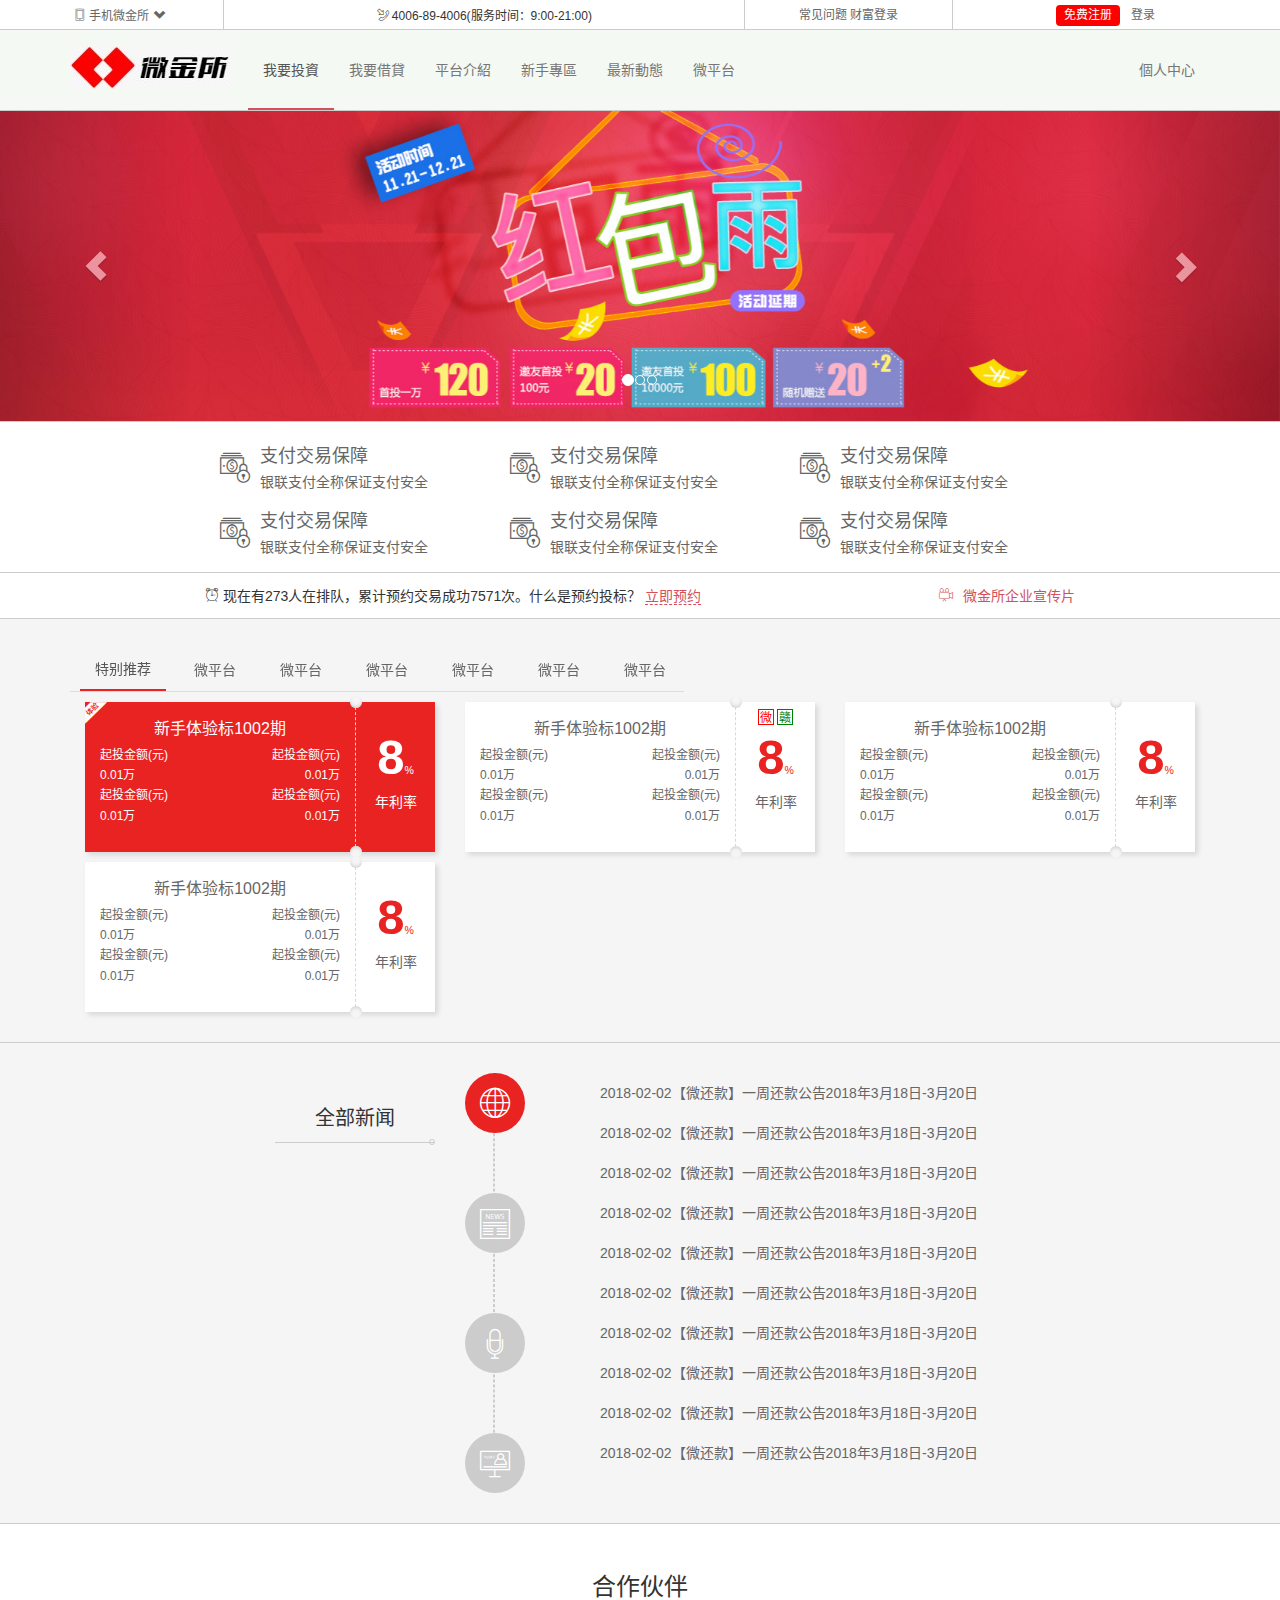
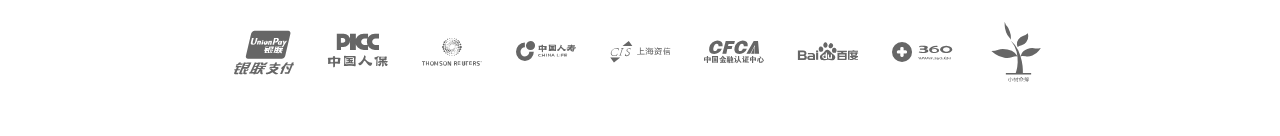
<file: index.html>
<!DOCTYPE html>
<html lang="zh-cn">
<head>
    <meta charset="utf-8">
    <meta http-equiv="X-UA-Compatible" content="IE=edge">
    <meta name="viewport" content="width=device-width, initial-scale=0.8, user-scalable=0" >
    <title>微金所--响应式版本</title>
    <!--暂时用京东的图标，联网再说-->
    <link rel="shortcut icon" href="favicon.ico" type="image/x-icon">
    <link href="lib/bootstrap/css/bootstrap.css" rel="stylesheet">
    <link rel="stylesheet" href="css/index.css">
    <!--[if lt IE 9]>
    <script src="lib/html5shiv/html5shiv.min.js"></script>
    <script src="lib/respond/respond.min.js"></script>
    <![endif]-->
</head>
<body>
<!--顶部通栏-->
<header class="wjs_topBar hidden-xs hidden-sm">
    <div class="container">
        <div class="col-md-2">
            <a href="#" class="wjs_app">
                <!--自己定义的字体图标-->
                <span class="wjs_icon wjs_icon_phone"></span>
                <span>手机微金所</span>
                <!--使用bootstrap的字体图标-->
                <span class="glyphicon glyphicon-chevron-down"></span>
                <img src="images/code.jpg" alt="">
            </a>
        </div>
        <div class="col-md-5">
            <span class="wjs_icon wjs_icon_tel"></span>
            <span>4006-89-4006(服务时间：9:00-21:00)</span>
        </div>
        <div class="col-md-2">
            <a href="#">常见问题</a>
            <a href="#">财富登录</a>
        </div>
        <div class="col-md-3">
            <a href="#" class="btn btn-default btn_register">免费注册</a>
            <a href="#" class="btn btn-default btn_login">登录</a>
        </div>
    </div>
</header>
<!--导航栏-->
<nav class="navbar navbar-default wjs_nav" data-spy="affix" data-offset-top="40" data-offset-bottom="200">
    <div class="container">
        <div class="navbar-header">
            <button type="button" class="navbar-toggle collapsed" data-toggle="collapse" data-target="#bs-example-navbar-collapse-1">
                <span class="sr-only">Toggle navigation</span>
                <span class="icon-bar"></span>
                <span class="icon-bar"></span>
                <span class="icon-bar"></span>
            </button>
            <a class="navbar-brand" href="#"><img src="images/wjs_logo.jpg" alt=""></a>
        </div>
        <div class="collapse navbar-collapse" id="bs-example-navbar-collapse-1">
            <ul class="nav navbar-nav">
                <li class="active"><a href="#">我要投資</a></li>
                <li><a href="#">我要借貸</a></li>
                <li><a href="#">平台介紹</a></li>
                <li><a href="#">新手專區</a></li>
                <li><a href="#">最新動態</a></li>
                <li><a href="#">微平台</a></li>
            </ul>
            <ul class="nav navbar-nav navbar-right">
                <li><a href="#" class="hidden-sm">個人中心</a></li>
            </ul>
        </div>
    </div>
</nav>
<!--轮播图-->
<div class="wjs_banner">
    <div id="carousel-example-generic" class="carousel slide" data-ride="carousel">
        <!--点盒子-->
        <ol class="carousel-indicators">
          <!--动态渲染-->
        </ol>
        <!--图片盒子-->
        <div class="carousel-inner">
           <!--动态渲染-->
        </div>
        <!--左右控制器-->
        <a class="left carousel-control" href="#carousel-example-generic" role="button" data-slide="prev">
            <span class="glyphicon glyphicon-chevron-left"></span>
        </a>
        <a class="right carousel-control" href="#carousel-example-generic" role="button" data-slide="next">
            <span class="glyphicon glyphicon-chevron-right"></span>
        </a>
    </div>
</div>
<!--信息-->
<div class="wjs_info  hidden-xs">
    <div class="container">
        <div class="col-md-4 col-sm-6">
            <a href="#" class="media">
                <div class="media-left">
                    <span class="wjs_icon wjs_icon_info"></span>
                </div>
                <div class="media-body">
                    <h4 class="media-heading">支付交易保障</h4>
                    <p>银联支付全称保证支付安全</p>
                </div>
            </a>
        </div>
        <div class="col-md-4 col-sm-6">
            <a href="#" class="media">
                <div class="media-left">
                    <span class="wjs_icon wjs_icon_info"></span>
                </div>
                <div class="media-body">
                    <h4 class="media-heading">支付交易保障</h4>
                    <p>银联支付全称保证支付安全</p>
                </div>
            </a>
        </div>
        <div class="col-md-4 col-sm-6">
            <a href="#" class="media">
                <div class="media-left">
                    <span class="wjs_icon wjs_icon_info"></span>
                </div>
                <div class="media-body">
                    <h4 class="media-heading">支付交易保障</h4>
                    <p>银联支付全称保证支付安全</p>
                </div>
            </a>
        </div>
        <div class="col-md-4 col-sm-6">
            <a href="#" class="media">
                <div class="media-left">
                    <span class="wjs_icon wjs_icon_info"></span>
                </div>
                <div class="media-body">
                    <h4 class="media-heading">支付交易保障</h4>
                    <p>银联支付全称保证支付安全</p>
                </div>
            </a>
        </div>
        <div class="col-md-4 col-sm-6">
            <a href="#" class="media">
                <div class="media-left">
                    <span class="wjs_icon wjs_icon_info"></span>
                </div>
                <div class="media-body">
                    <h4 class="media-heading">支付交易保障</h4>
                    <p>银联支付全称保证支付安全</p>
                </div>
            </a>
        </div>
        <div class="col-md-4 col-sm-6">
            <a href="#" class="media">
                <div class="media-left">
                    <span class="wjs_icon wjs_icon_info"></span>
                </div>
                <div class="media-body">
                    <h4 class="media-heading">支付交易保障</h4>
                    <p>银联支付全称保证支付安全</p>
                </div>
            </a>
        </div>


    </div>
</div>
<!--预约-->
<div class="wjs_book">
    <div class="container">
        <div class="pull-left">
           <span class="wjs_icon wjs_icon_clock"></span>
            现在有273人在排队，累计预约交易成功7571次。什么是预约投标？
            <a href="#" class="wjs_book_link">立即预约</a>
        </div>
        <div class="pull-right hidden-xs hidden-sm">
            <a href="#" class="wjs_book_video"><span class="wjs_icon wjs_icon_video"></span>微金所企业宣传片</a>
        </div>
    </div>
</div>
<!--产品区域-->
<div class="wjs_product">
    <div class="container">
        <!-- Nav tabs
        href="#profile" 目标控制元素
        data-toggle="tab" 申明是一个标签页组件
        -->
        <div class="nav-tabs-parent">
            <ul class="nav nav-tabs">
                <li class="active"><a href="#wjs_product_tab01" data-toggle="tab">特别推荐</a></li>
                <li><a href="#wjs_product_tab02" data-toggle="tab">微平台</a></li>
                <li><a href="#wjs_product_tab03" data-toggle="tab">微平台</a></li>
                <li><a href="#wjs_product_tab04" data-toggle="tab">微平台</a></li>
                <li><a href="#wjs_product_tab05" data-toggle="tab">微平台</a></li>
                <li><a href="#wjs_product_tab06" data-toggle="tab">微平台</a></li>
                <li><a href="#wjs_product_tab07" data-toggle="tab">微平台</a></li>
            </ul>
        </div>

        <!-- Tab panes -->
        <div class="tab-content">
            <div class="tab-pane active" id="wjs_product_tab01">
                <!--大屏3 中屏3 小屏2 超小屏1-->
                <div class="col-md-4 col-sm-6 col-xs-12">
                    <a href="#" class="product_box active">
                        <!--浮动的优先显示-->
                        <div class="box_right">
                            <p><b>8</b><sub>%</sub></p>
                            <p>年利率</p>
                        </div>
                        <div class="box_left">
                            <h3>新手体验标1002期</h3>
                            <div class="col-xs-6">
                                <p>起投金额(元)</p>
                                <p>0.01万</p>
                            </div>
                            <div class="col-xs-6 text-right">
                                <p>起投金额(元)</p>
                                <p>0.01万</p>
                            </div>
                            <div class="col-xs-6">
                                <p>起投金额(元)</p>
                                <p>0.01万</p>
                            </div>
                            <div class="col-xs-6 text-right">
                                <p>起投金额(元)</p>
                                <p>0.01万</p>
                            </div>
                        </div>
                    </a>
                </div>
                <div class="col-md-4 col-sm-6 col-xs-12">
                    <a href="#" class="product_box">
                        <!--浮动的优先显示-->
                        <div class="box_right">
                            <div class="tips">
                                <span class="red" data-toggle="tooltip" data-placement="top" title="微金宝">微</span>
                                <span class="green" data-toggle="tooltip" data-placement="bottom" title="江西省">赣</span>
                            </div>
                            <p><b>8</b><sub>%</sub></p>
                            <p>年利率</p>
                        </div>
                        <div class="box_left">
                            <h3>新手体验标1002期</h3>
                            <div class="col-xs-6">
                                <p>起投金额(元)</p>
                                <p>0.01万</p>
                            </div>
                            <div class="col-xs-6 text-right">
                                <p>起投金额(元)</p>
                                <p>0.01万</p>
                            </div>
                            <div class="col-xs-6">
                                <p>起投金额(元)</p>
                                <p>0.01万</p>
                            </div>
                            <div class="col-xs-6 text-right">
                                <p>起投金额(元)</p>
                                <p>0.01万</p>
                            </div>
                        </div>
                    </a>
                </div>
                <div class="col-md-4 col-sm-6 col-xs-12">
                    <a href="#" class="product_box">
                        <!--浮动的优先显示-->
                        <div class="box_right">
                            <p><b>8</b><sub>%</sub></p>
                            <p>年利率</p>
                        </div>
                        <div class="box_left">
                            <h3>新手体验标1002期</h3>
                            <div class="col-xs-6">
                                <p>起投金额(元)</p>
                                <p>0.01万</p>
                            </div>
                            <div class="col-xs-6 text-right">
                                <p>起投金额(元)</p>
                                <p>0.01万</p>
                            </div>
                            <div class="col-xs-6">
                                <p>起投金额(元)</p>
                                <p>0.01万</p>
                            </div>
                            <div class="col-xs-6 text-right">
                                <p>起投金额(元)</p>
                                <p>0.01万</p>
                            </div>
                        </div>
                    </a>
                </div>
                <div class="col-md-4 col-sm-6 col-xs-12">
                    <a href="#" class="product_box">
                        <!--浮动的优先显示-->
                        <div class="box_right">
                            <p><b>8</b><sub>%</sub></p>
                            <p>年利率</p>
                        </div>
                        <div class="box_left">
                            <h3>新手体验标1002期</h3>
                            <div class="col-xs-6">
                                <p>起投金额(元)</p>
                                <p>0.01万</p>
                            </div>
                            <div class="col-xs-6 text-right">
                                <p>起投金额(元)</p>
                                <p>0.01万</p>
                            </div>
                            <div class="col-xs-6">
                                <p>起投金额(元)</p>
                                <p>0.01万</p>
                            </div>
                            <div class="col-xs-6 text-right">
                                <p>起投金额(元)</p>
                                <p>0.01万</p>
                            </div>
                        </div>
                    </a>
                </div>
            </div>
            <div class="tab-pane" id="wjs_product_tab02">2</div>
            <div class="tab-pane" id="wjs_product_tab03">3</div>
            <div class="tab-pane" id="wjs_product_tab04">4</div>
            <div class="tab-pane" id="wjs_product_tab05">5</div>
            <div class="tab-pane" id="wjs_product_tab06">6</div>
            <div class="tab-pane" id="wjs_product_tab07">7</div>
        </div>
    </div>
</div>
<!--新闻-->
<div class="wjs_news">
   <div class="container">
       <div class="col-md-2 col-md-offset-2">
           <h3 class="wjs_news_title">全部新闻</h3>
       </div>
       <div class="col-md-1">
           <div class="wjs_news_line hidden-sm hidden-xs"></div>
           <!-- Nav tabs -->
           <ul class="nav nav-tabs">
               <li class="active"><a href="#home" data-toggle="tab"><span class="wjs_icon wjs_icon_news_01"></span></a></li>
               <li><a href="#profile" data-toggle="tab"><span class="wjs_icon wjs_icon_news_02"></span></a></li>
               <li><a href="#messages" data-toggle="tab"><span class="wjs_icon wjs_icon_news_03"></span></a></li>
               <li><a href="#settings" data-toggle="tab"><span class="wjs_icon wjs_icon_news_04"></span></a></li>
           </ul>
       </div>
       <div class="col-md-7">
           <!-- Tab panes -->
           <div class="tab-content">
               <div class="tab-pane active" id="home">
                   <ul class="wjs_news_content">
                       <li><a href="#">2018-02-02【微还款】一周还款公告2018年3月18日-3月20日</a></li>
                       <li><a href="#">2018-02-02【微还款】一周还款公告2018年3月18日-3月20日</a></li>
                       <li><a href="#">2018-02-02【微还款】一周还款公告2018年3月18日-3月20日</a></li>
                       <li><a href="#">2018-02-02【微还款】一周还款公告2018年3月18日-3月20日</a></li>
                       <li><a href="#">2018-02-02【微还款】一周还款公告2018年3月18日-3月20日</a></li>
                       <li><a href="#">2018-02-02【微还款】一周还款公告2018年3月18日-3月20日</a></li>
                       <li><a href="#">2018-02-02【微还款】一周还款公告2018年3月18日-3月20日</a></li>
                       <li><a href="#">2018-02-02【微还款】一周还款公告2018年3月18日-3月20日</a></li>
                       <li><a href="#">2018-02-02【微还款】一周还款公告2018年3月18日-3月20日</a></li>
                       <li><a href="#">2018-02-02【微还款】一周还款公告2018年3月18日-3月20日</a></li>
                   </ul>
               </div>
               <div class="tab-pane" id="profile">
                   <ul class="wjs_news_content">
                       <li><a href="#">2018-02-02【微还款】一周还款公告2018年3月18日-3月20日</a></li>
                       <li><a href="#">2018-02-02【微还款】一周还款公告2018年3月18日-3月20日</a></li>
                       <li><a href="#">2018-02-02【微还款】一周还款公告2018年3月18日-3月20日</a></li>
                       <li><a href="#">2018-02-02【微还款】一周还款公告2018年3月18日-3月20日</a></li>
                       <li><a href="#">2018-02-02【微还款】一周还款公告2018年3月18日-3月20日</a></li>
                       <li><a href="#">2018-02-02【微还款】一周还款公告2018年3月18日-3月20日</a></li>
                       <li><a href="#">2018-02-02【微还款】一周还款公告2018年3月18日-3月20日</a></li>
                       <li><a href="#">2018-02-02【微还款】一周还款公告2018年3月18日-3月20日</a></li>
                       <li><a href="#">2018-02-02【微还款】一周还款公告2018年3月18日-3月20日</a></li>
                       <li><a href="#">2018-02-02【微还款】一周还款公告2018年3月18日-3月20日</a></li>
                   </ul>
               </div>
               <div class="tab-pane" id="messages">
                   <ul class="wjs_news_content">
                       <li><a href="#">2018-02-02【微还款】一周还款公告2018年3月18日-3月20日</a></li>
                       <li><a href="#">2018-02-02【微还款】一周还款公告2018年3月18日-3月20日</a></li>
                       <li><a href="#">2018-02-02【微还款】一周还款公告2018年3月18日-3月20日</a></li>
                       <li><a href="#">2018-02-02【微还款】一周还款公告2018年3月18日-3月20日</a></li>
                       <li><a href="#">2018-02-02【微还款】一周还款公告2018年3月18日-3月20日</a></li>
                       <li><a href="#">2018-02-02【微还款】一周还款公告2018年3月18日-3月20日</a></li>
                       <li><a href="#">2018-02-02【微还款】一周还款公告2018年3月18日-3月20日</a></li>
                       <li><a href="#">2018-02-02【微还款】一周还款公告2018年3月18日-3月20日</a></li>
                       <li><a href="#">2018-02-02【微还款】一周还款公告2018年3月18日-3月20日</a></li>
                       <li><a href="#">2018-02-02【微还款】一周还款公告2018年3月18日-3月20日</a></li>
                   </ul>
               </div>
               <div class="tab-pane" id="settings">
                   <ul class="wjs_news_content">
                       <li><a href="#">2018-02-02【微还款】一周还款公告2018年3月18日-3月20日</a></li>
                       <li><a href="#">2018-02-02【微还款】一周还款公告2018年3月18日-3月20日</a></li>
                       <li><a href="#">2018-02-02【微还款】一周还款公告2018年3月18日-3月20日</a></li>
                       <li><a href="#">2018-02-02【微还款】一周还款公告2018年3月18日-3月20日</a></li>
                       <li><a href="#">2018-02-02【微还款】一周还款公告2018年3月18日-3月20日</a></li>
                       <li><a href="#">2018-02-02【微还款】一周还款公告2018年3月18日-3月20日</a></li>
                       <li><a href="#">2018-02-02【微还款】一周还款公告2018年3月18日-3月20日</a></li>
                       <li><a href="#">2018-02-02【微还款】一周还款公告2018年3月18日-3月20日</a></li>
                       <li><a href="#">2018-02-02【微还款】一周还款公告2018年3月18日-3月20日</a></li>
                       <li><a href="#">2018-02-02【微还款】一周还款公告2018年3月18日-3月20日</a></li>
                   </ul>
               </div>
           </div>
       </div>
   </div>
</div>
<!--合作伙伴-->
<div class="wjs_partner">
    <div class="container">
        <h3 class="text-center">合作伙伴</h3>
        <ul>
            <li><a href="#"><span class="wjs_icon wjs_icon_partner01"></span></a></li>
            <li><a href="#"><span class="wjs_icon wjs_icon_partner02"></span></a></li>
            <li><a href="#"><span class="wjs_icon wjs_icon_partner03"></span></a></li>
            <li><a href="#"><span class="wjs_icon wjs_icon_partner04"></span></a></li>
            <li><a href="#"><span class="wjs_icon wjs_icon_partner05"></span></a></li>
            <li><a href="#"><span class="wjs_icon wjs_icon_partner06"></span></a></li>
            <li><a href="#"><span class="wjs_icon wjs_icon_partner07"></span></a></li>
            <li><a href="#"><span class="wjs_icon wjs_icon_partner08"></span></a></li>
            <li><a href="#"><span class="wjs_icon wjs_icon_partner09"></span></a></li>
        </ul>
    </div>
</div>


<script src="lib/jquery/jquery-1.11.1.min.js"></script>
<script src="lib/bootstrap/js/bootstrap.min.js"></script>
<script src="lib/iscroll/iscroll.js"></script>
<script src="js/index.js"></script>
</body>
</html>
</file>
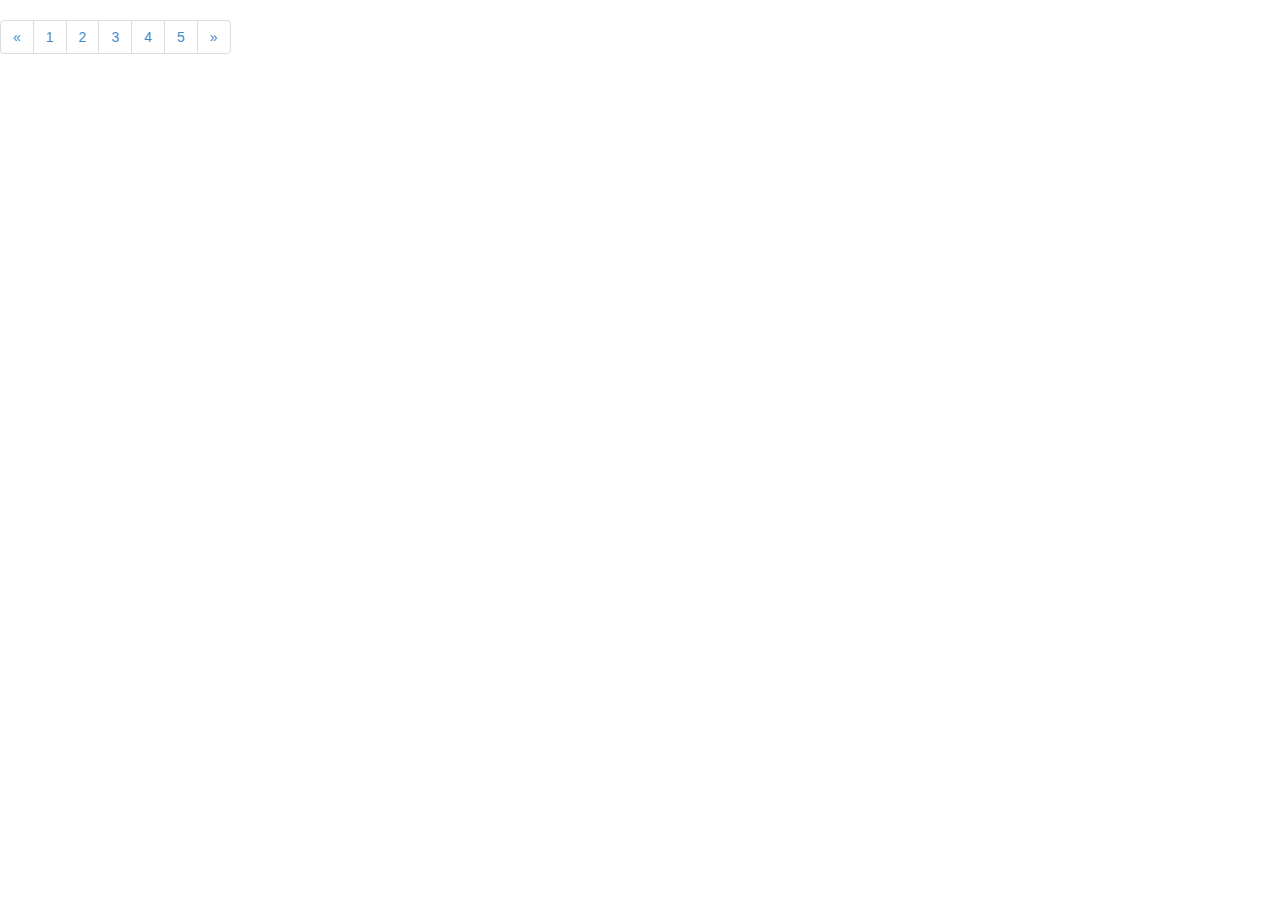
<file: demo/bootstrap基本模板.html>
<!--h5文档声明-->
<!DOCTYPE html>
<!--使用中文简体语言声明-->
<html lang="zh-cn">
<head>
    <!--当前文档的编码声明-->
    <meta charset="utf-8">
    <!--指明当前浏览器按最新的渲染引擎来渲染页面-->
    <meta http-equiv="X-UA-Compatible" content="IE=edge">
    <!--视口：视口的宽度和设备一致 缩放比默认是1.0 -->
    <meta name="viewport" content="width=device-width, initial-scale=1, user-scalable=0" >
    <!--上述3个meta标签必须放在最前面，任何其他内容都必须跟随在后面-->
    <!--优先告诉浏览器用最新的浏览器来渲染页面，并且告诉浏览器这是一个移动端页面-->
    <title>Bootstrap  Template</title>

    <!-- 引入Bootstrap 核心样式库-->
    <link href="../lib/bootstrap/css/bootstrap.min.css" rel="stylesheet">

    <!--h5标签和媒体查询在IE8下有兼容问题，但是可以通过html5shiv和respond来解决-->
    <!-- HTML5 Shim and Respond.js IE8 support of HTML5 elements and media queries -->
    <!--注意：respond不能通过file的形式（本地形式）打开的页面，可以用http形式 webstorm自带服务器-->
    <!-- WARNING: Respond.js doesn't work if you view the page via file:// -->
    <!--html5shiv h5标签的兼容  respond 媒体查询兼容-->

    <!--条件注释 在IE9以下生效-->
    <!--[if lt IE 9]>
    <script src="../lib/html5shiv/html5shiv.min.js"></script>
    <script src="../lib/respond/respond.min.js"></script>
    <![endif]-->

</head>
<body>
<ul class="pagination">
    <li><a href="#">&laquo;</a></li>
    <li><a href="#">1</a></li>
    <li><a href="#">2</a></li>
    <li><a href="#">3</a></li>
    <li><a href="#">4</a></li>
    <li><a href="#">5</a></li>
    <li><a href="#">&raquo;</a></li>
</ul>

<!-- jQuery (necessary for Bootstrap's JavaScript plugins) -->
<script src="../lib/jquery/jquery-1.11.1.min.js"></script>
<!-- Include all compiled plugins (below), or include individual files as needed -->
<script src="../lib/bootstrap/js/bootstrap.min.js"></script>
</body>
</html>
</file>
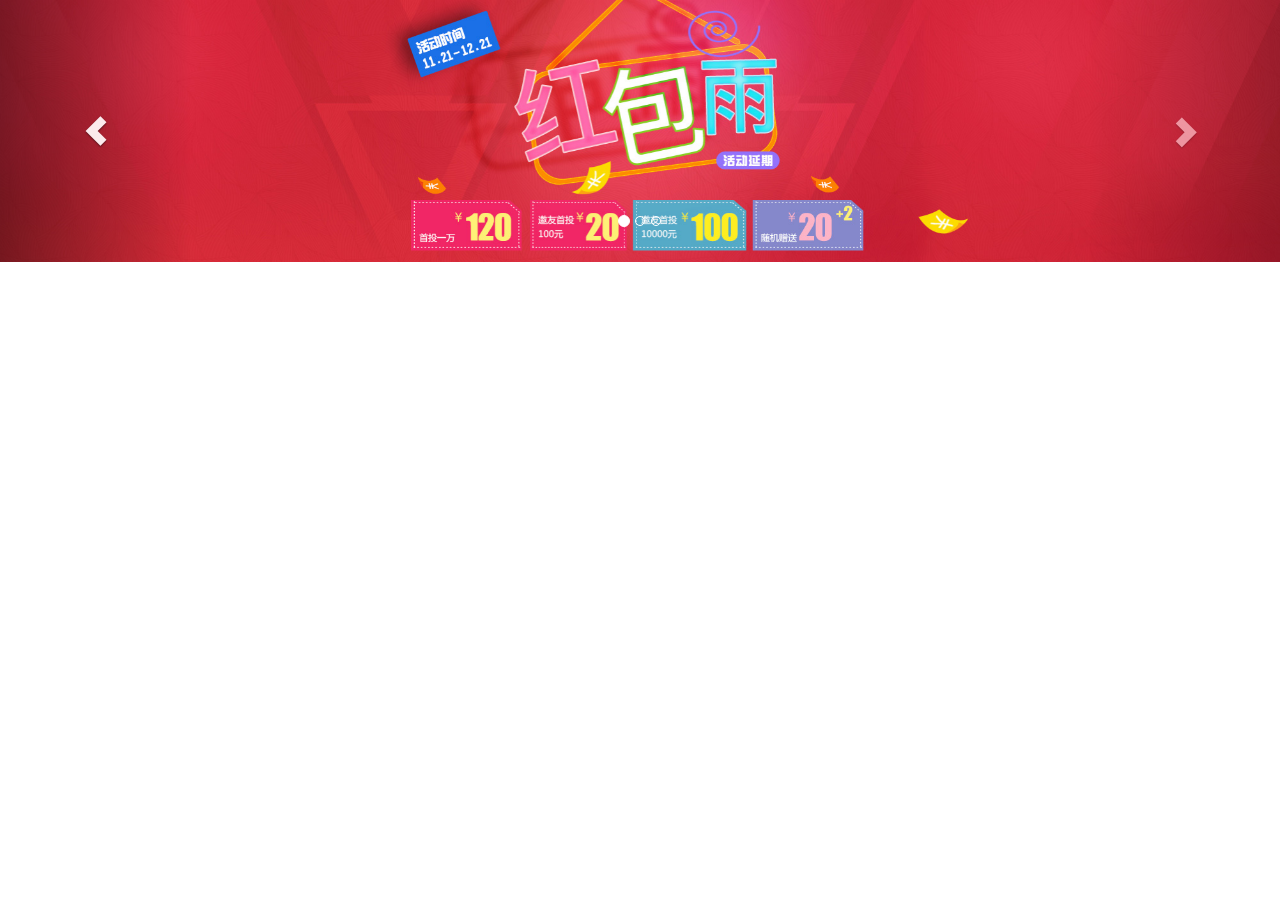
<file: demo/carousel.html>
<!DOCTYPE html>
<html lang="zh-cn">
<head>
    <meta charset="utf-8">
    <meta http-equiv="X-UA-Compatible" content="IE=edge">
    <meta name="viewport" content="width=device-width, initial-scale=1, user-scalable=0" >
    <title>carousel轮播图插件</title>
    <link href="../lib/bootstrap/css/bootstrap.min.css" rel="stylesheet">
    <!--[if lt IE 9]>
    <script src="../lib/html5shiv/html5shiv.min.js"></script>
    <script src="../lib/respond/respond.min.js"></script>
    <![endif]-->

</head>
<body>
<!--carousel 这是轮播图模块-->
<!--slide 控制是否有动画效果-->
<!--data-ride="carousel"  用来声明是轮播图组件-->
<div id="carousel-example-generic" class="carousel slide" data-ride="carousel">
    <!-- Indicators 指示器 小圆点 点盒子 -->
    <ol class="carousel-indicators">
        <!--
        data-target="#carousel-example-generic" 目标控制元素
        data-slide-to="0" 控制轮播图索引为0的图片盒子
        class="active" 当前对应的点被选中了
        -->
        <li data-target="#carousel-example-generic" data-slide-to="0" class="active"></li>
        <li data-target="#carousel-example-generic" data-slide-to="1"></li>
        <li data-target="#carousel-example-generic" data-slide-to="2"></li>
    </ol>

    <!--滑动容器 图片盒子-->
    <!-- Wrapper for slides -->
    <div class="carousel-inner" role="listbox">
        <!--图片-->
        <div class="item active">
            <img src="../images/slide_01_2000x410.jpg" >
        </div>
        <div class="item">
            <img src="../images/slide_02_2000x410.jpg" >
        </div>
        <div class="item">
            <img src="../images/slide_03_2000x410.jpg" >
        </div>

    </div>

    <!-- Controls 控制器 -->
    <!--上一张-->
    <!--data-slide="prev" 上一张切换功能-->
    <a class="left carousel-control" href="#carousel-example-generic" role="button" data-slide="prev">
        <span class="glyphicon glyphicon-chevron-left"></span>
    </a>
    <!--下一张-->
    <a class="right carousel-control" href="#carousel-example-generic" role="button" data-slide="next">
        <span class="glyphicon glyphicon-chevron-right"></span>
    </a>
</div>

<script src="../lib/jquery/jquery-1.11.1.min.js"></script>
<script src="../lib/bootstrap/js/bootstrap.min.js"></script>
</body>
</html>
</file>
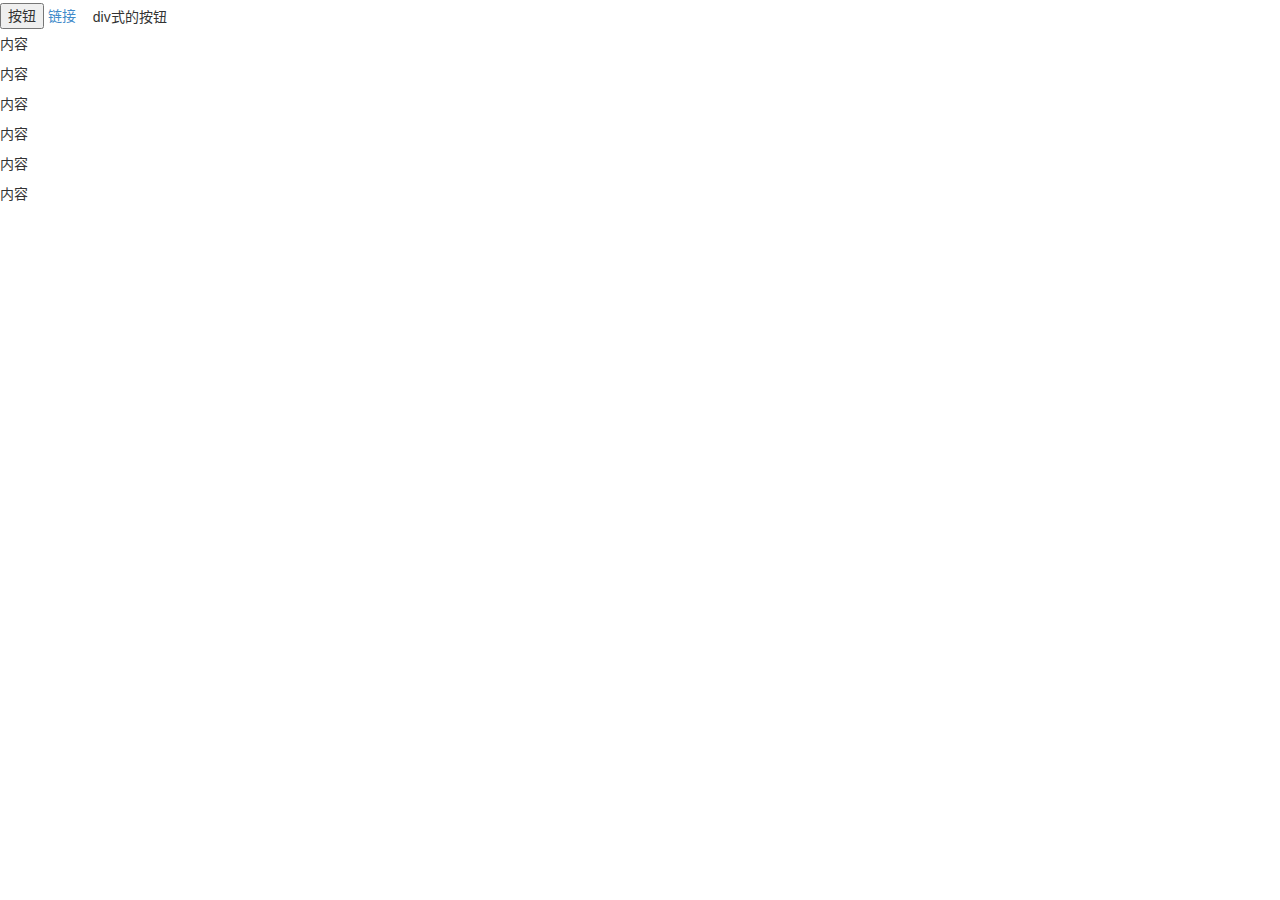
<file: demo/collapse.html>
<!DOCTYPE html>
<html lang="zh-cn">
<head>
    <meta charset="utf-8">
    <meta http-equiv="X-UA-Compatible" content="IE=edge">
    <meta name="viewport" content="width=device-width, initial-scale=1, user-scalable=0" >
    <title>bootstrap中的collapse折叠组件</title>
    <link href="../lib/bootstrap/css/bootstrap.min.css" rel="stylesheet">
    <!--[if lt IE 9]>
    <script src="../lib/html5shiv/html5shiv.min.js"></script>
    <script src="../lib/respond/respond.min.js"></script>
    <![endif]-->

</head>
<body>
<!--一个按钮控制某一区域的显示和隐藏-->
<!--
属性：data-toggle="collapse" 用来声明为折叠组件
data-target="选择器" 目标控制元素 通过选择器来控制
-->
<button data-toggle="collapse" data-target="#box">按钮</button>
<a href="#box" data-toggle="collapse">链接</a>
<div class="btn" data-toggle="collapse" data-target="#box">div式的按钮</div>

<!--被控制的区域-->
<div id="box">
    <p>内容</p>
    <p>内容</p>
    <p>内容</p>
    <p>内容</p>
    <p>内容</p>
    <p>内容</p>
</div>






<script src="../lib/jquery/jquery-1.11.1.min.js"></script>
<script src="../lib/bootstrap/js/bootstrap.min.js"></script>
</body>
</html>
</file>
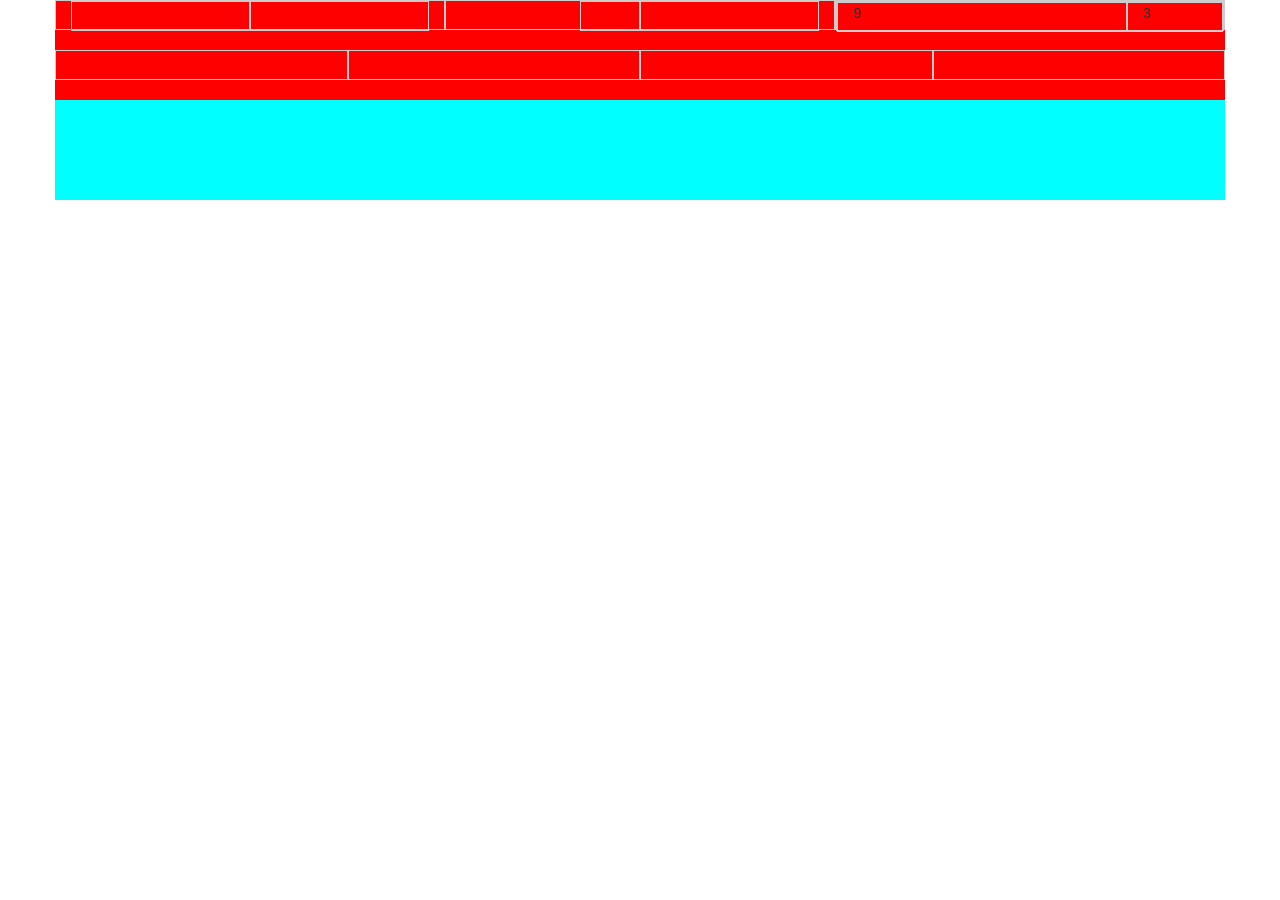
<file: demo/栅格系统.html>
<!DOCTYPE html>
<html lang="zh-cn">
<head>
    <meta charset="utf-8">
    <meta http-equiv="X-UA-Compatible" content="IE=edge">
    <meta name="viewport" content="width=device-width, initial-scale=1, user-scalable=0" >
    <title>栅格系统</title>
    <link href="../lib/bootstrap/css/bootstrap.min.css" rel="stylesheet">
    <!--[if lt IE 9]>
    <script src="../lib/html5shiv/html5shiv.min.js"></script>
    <script src="../lib/respond/respond.min.js"></script>
    <![endif]-->
    <style>
        .container {
           height: 200px;
            background-color: cyan;
        }
        .container .row {
            height: 50px;
            background-color: red;
        }
        .container .row div {
            height: 50px;
            border: 1px solid #ccc;
        }
        .container .row div {
            height: 30px;
            border: 1px solid #ccc;
        }
    </style>
</head>
<body>
<div class="container">
    <!--栅格系统-->
    <!--行 row 可以清除父容器左右15px的内边距-->
    <div class="row">
        <!--列 3列平均分配一行的宽度-->
        <div class="col-xs-4">
            <!--列嵌套-->
            <div class="col-xs-6"></div>
            <div class="col-xs-6"></div>
        </div>
            <!--列偏移-->
        <div class="col-xs-4">
            <div class="col-xs-2 col-xs-offset-4"></div>
            <div class="col-xs-6"></div>
        </div>
        <div class="col-xs-4">
            <div class="row">
                <div class="col-xs-3 col-xs-push-9">3</div>
                <div class="col-xs-9 col-xs-pull-3">9</div>
            </div>
        </div>
    </div>

    <div class="row">
        <!--列 4列平均分配一行的宽度-->
        <div class="col-xs-3"></div>
        <div class="col-xs-3"></div>
        <div class="col-xs-3"></div>
        <div class="col-xs-3"></div>
    </div>
</div>

<script src="../lib/jquery/jquery-1.11.1.min.js"></script>
<script src="../lib/bootstrap/js/bootstrap.min.js"></script>
</body>
</html>
</file>
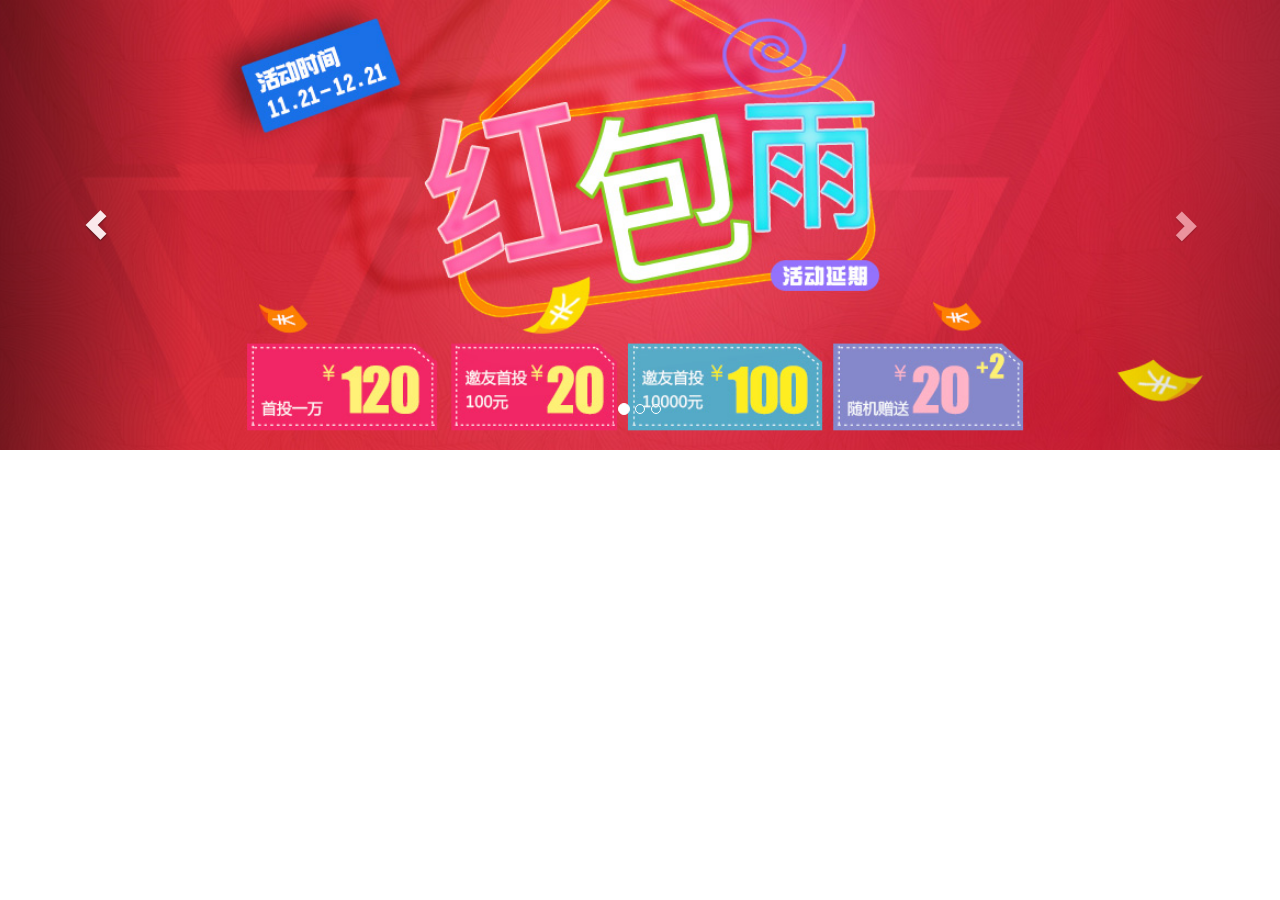
<file: demo/轮播图-动态响应式.html>
<!DOCTYPE html>
<html lang="zh-cn">
<head>
    <meta charset="utf-8">
    <meta http-equiv="X-UA-Compatible" content="IE=edge">
    <meta name="viewport" content="width=device-width, initial-scale=1, user-scalable=0" >
    <title>轮播图(整合pc端和移动端 动态响应式)</title>
    <link href="../lib/bootstrap/css/bootstrap.min.css" rel="stylesheet">
    <!--[if lt IE 9]>
    <script src="../lib/html5shiv/html5shiv.min.js"></script>
    <script src="../lib/respond/respond.min.js"></script>
    <![endif]-->
    <style>
        .m_imgBox {
            width: 100%;
            display: block;
        }
        .m_imgBox img {
            width: 100%;
            display: block;
        }
        .pc_imgBox {
            width: 100%;
            display: block;
            height: 450px;
            /*background-image: url('../images/slide_01_2000x410.jpg');*/
            background-repeat: no-repeat;
            background-size: cover;
            background-position: center center;
        }
    </style>
</head>
<body>
<div id="carousel-example-generic" class="carousel slide" data-ride="carousel">
    <!--点盒子-->
    <ol class="carousel-indicators">
        <li data-target="#carousel-example-generic" data-slide-to="0" class="active"></li>
        <li data-target="#carousel-example-generic" data-slide-to="1"></li>
        <li data-target="#carousel-example-generic" data-slide-to="2"></li>
    </ol>
    <!--图片盒子 pc端-->
    <div class="carousel-inner">
        <div class="item active">
            <a href="#" class="pc_imgBox hidden-xs" style="background-image: url('../images/slide_01_2000x410.jpg')"></a>
            <a href="#" class="m_imgBox hidden-lg hidden-md hidden-sm"><img src="../images/slide_01_640x340.jpg" alt=""></a>
        </div>
        <div class="item">
            <a href="#" class="pc_imgBox hidden-xs" style="background-image: url('../images/slide_02_2000x410.jpg')"></a>
            <a href="#" class="m_imgBox hidden-lg hidden-md hidden-sm"><img src="../images/slide_02_640x340.jpg" alt=""></a>
        </div>
        <div class="item">
            <a href="#" class="pc_imgBox hidden-xs" style="background-image: url('../images/slide_03_2000x410.jpg')"></a>
            <a href="#" class="m_imgBox hidden-lg hidden-md hidden-sm"><img src="../images/slide_03_640x340.jpg" alt=""></a>
        </div>
    </div>

    <!--左右控制器-->
    <a class="left carousel-control" href="#carousel-example-generic" role="button" data-slide="prev">
        <span class="glyphicon glyphicon-chevron-left"></span>
    </a>
    <a class="right carousel-control" href="#carousel-example-generic" role="button" data-slide="next">
        <span class="glyphicon glyphicon-chevron-right"></span>
    </a>
</div>

<script src="../lib/jquery/jquery-1.11.1.min.js"></script>
<script src="../lib/bootstrap/js/bootstrap.min.js"></script>
</body>
</html>
</file>
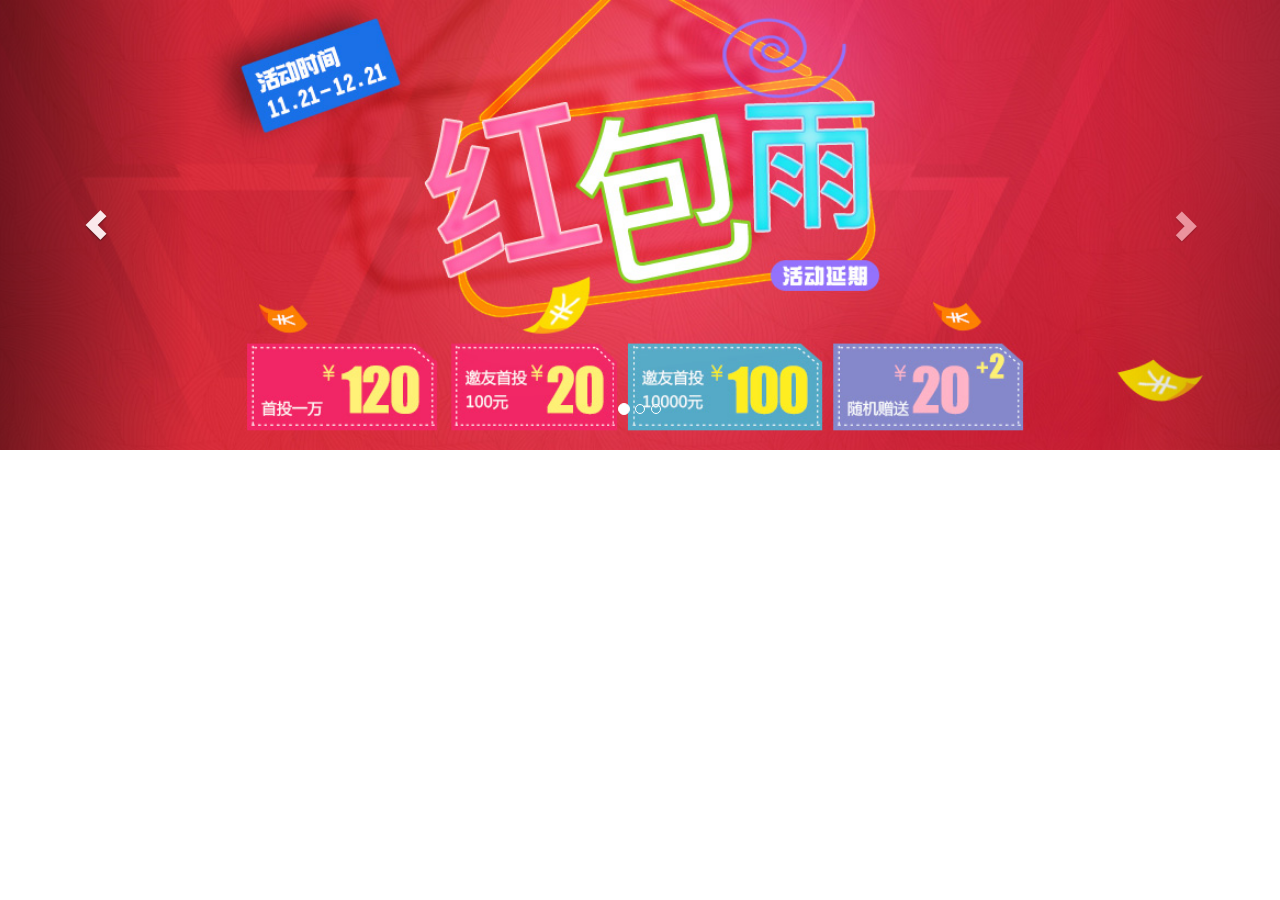
<file: demo/轮播图-静态响应式.html>
<!DOCTYPE html>
<html lang="zh-cn">
<head>
    <meta charset="utf-8">
    <meta http-equiv="X-UA-Compatible" content="IE=edge">
    <meta name="viewport" content="width=device-width, initial-scale=1, user-scalable=0" >
    <title>轮播图(整合pc端和移动端 静态响应式)</title>
    <link href="../lib/bootstrap/css/bootstrap.min.css" rel="stylesheet">
    <!--[if lt IE 9]>
    <script src="../lib/html5shiv/html5shiv.min.js"></script>
    <script src="../lib/respond/respond.min.js"></script>
    <![endif]-->
    <style>
        .m_imgBox {
            width: 100%;
            display: block;
        }
        .m_imgBox img {
            width: 100%;
            display: block;
        }
        .pc_imgBox {
            width: 100%;
            display: block;
            height: 450px;
            /*background-image: url('../images/slide_01_2000x410.jpg');*/
            background-repeat: no-repeat;
            background-size: cover;
            background-position: center center;
        }
    </style>
</head>
<body>
<div id="carousel-example-generic" class="carousel slide" data-ride="carousel">
    <!--点盒子-->
    <ol class="carousel-indicators">
        <li data-target="#carousel-example-generic" data-slide-to="0" class="active"></li>
        <li data-target="#carousel-example-generic" data-slide-to="1"></li>
        <li data-target="#carousel-example-generic" data-slide-to="2"></li>
    </ol>
    <!--图片盒子 pc端-->
    <div class="carousel-inner">
        <div class="item active">
            <a href="#" class="pc_imgBox hidden-xs" style="background-image: url('../images/slide_01_2000x410.jpg')"></a>
            <a href="#" class="m_imgBox hidden-lg hidden-md hidden-sm"><img src="../images/slide_01_640x340.jpg" alt=""></a>
        </div>
        <div class="item">
            <a href="#" class="pc_imgBox hidden-xs" style="background-image: url('../images/slide_02_2000x410.jpg')"></a>
            <a href="#" class="m_imgBox hidden-lg hidden-md hidden-sm"><img src="../images/slide_02_640x340.jpg" alt=""></a>
        </div>
        <div class="item">
            <a href="#" class="pc_imgBox hidden-xs" style="background-image: url('../images/slide_03_2000x410.jpg')"></a>
            <a href="#" class="m_imgBox hidden-lg hidden-md hidden-sm"><img src="../images/slide_03_640x340.jpg" alt=""></a>
        </div>
    </div>

    <!--左右控制器-->
    <a class="left carousel-control" href="#carousel-example-generic" role="button" data-slide="prev">
        <span class="glyphicon glyphicon-chevron-left"></span>
    </a>
    <a class="right carousel-control" href="#carousel-example-generic" role="button" data-slide="next">
        <span class="glyphicon glyphicon-chevron-right"></span>
    </a>
</div>

<script src="../lib/jquery/jquery-1.11.1.min.js"></script>
<script src="../lib/bootstrap/js/bootstrap.min.js"></script>
</body>
</html>
</file>
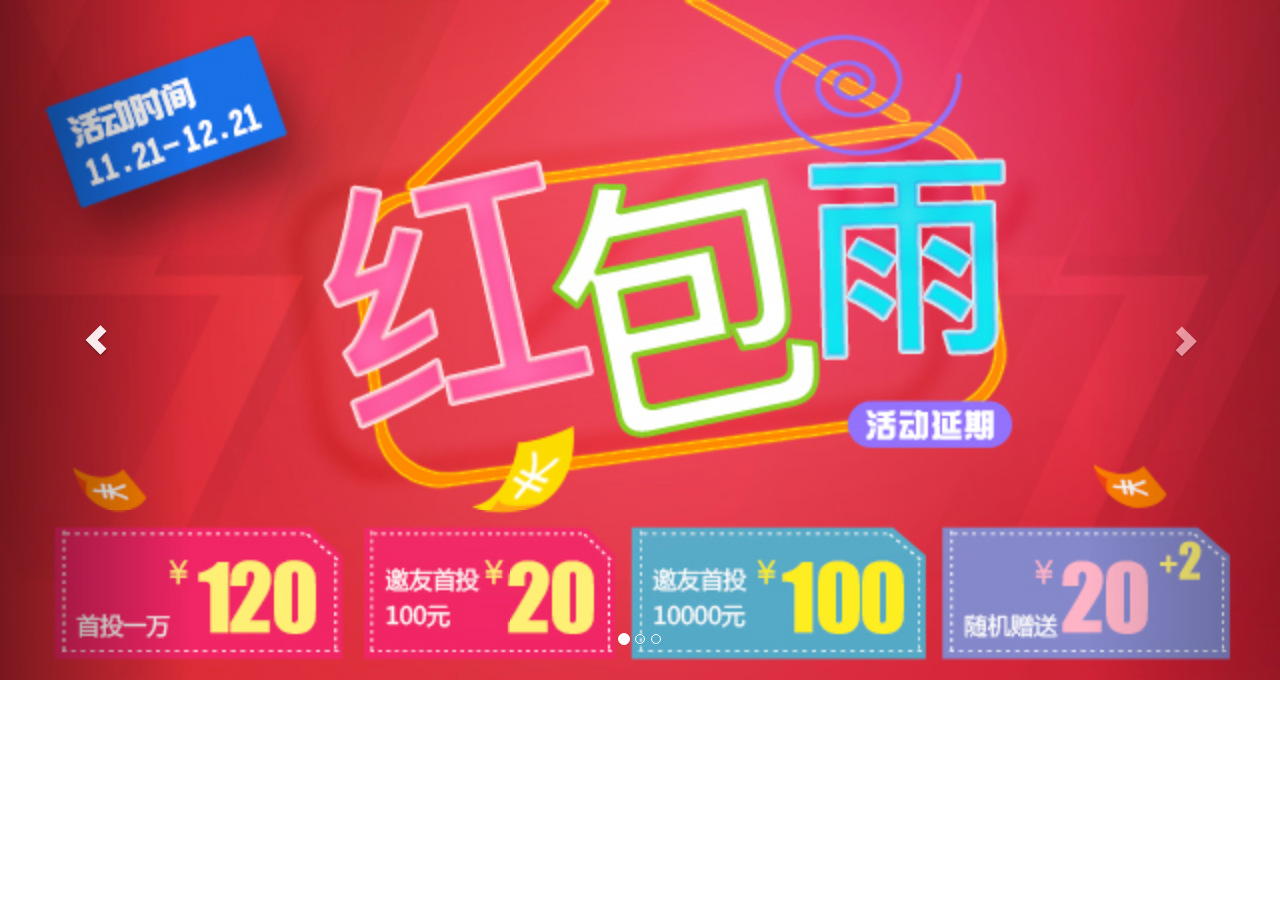
<file: demo/轮播图中的移动端.html>
<!DOCTYPE html>
<html lang="zh-cn">
<head>
    <meta charset="utf-8">
    <meta http-equiv="X-UA-Compatible" content="IE=edge">
    <meta name="viewport" content="width=device-width, initial-scale=1, user-scalable=0" >
    <title>轮播图中的移动端（自适应）</title>
    <link href="../lib/bootstrap/css/bootstrap.min.css" rel="stylesheet">
    <!--[if lt IE 9]>
    <script src="../lib/html5shiv/html5shiv.min.js"></script>
    <script src="../lib/respond/respond.min.js"></script>
    <![endif]-->
    <style>
        .m_imgBox {
            width: 100%;
            display: block;
        }
        .m_imgBox img {
            width: 100%;
            display: block;
        }
    </style>
</head>
<body>
<div id="carousel-example-generic" class="carousel slide" data-ride="carousel">
    <!--点盒子-->
    <ol class="carousel-indicators">
        <li data-target="#carousel-example-generic" data-slide-to="0" class="active"></li>
        <li data-target="#carousel-example-generic" data-slide-to="1"></li>
        <li data-target="#carousel-example-generic" data-slide-to="2"></li>
    </ol>
    <!--图片盒子-->
    <div class="carousel-inner">
        <div class="item active">
            <a href="#" class="m_imgBox"><img src="../images/slide_01_640x340.jpg" alt=""></a>
        </div>
        <div class="item">
            <a href="#" class="m_imgBox"><img src="../images/slide_02_640x340.jpg" alt=""></a>
        </div>
        <div class="item">
            <a href="#" class="m_imgBox"><img src="../images/slide_03_640x340.jpg" alt=""></a>
        </div>
    </div>
    <!--左右控制器-->
    <a class="left carousel-control" href="#carousel-example-generic" role="button" data-slide="prev">
        <span class="glyphicon glyphicon-chevron-left"></span>
    </a>
    <a class="right carousel-control" href="#carousel-example-generic" role="button" data-slide="next">
        <span class="glyphicon glyphicon-chevron-right"></span>
    </a>
</div>

<script src="../lib/jquery/jquery-1.11.1.min.js"></script>
<script src="../lib/bootstrap/js/bootstrap.min.js"></script>
</body>
</html>
</file>
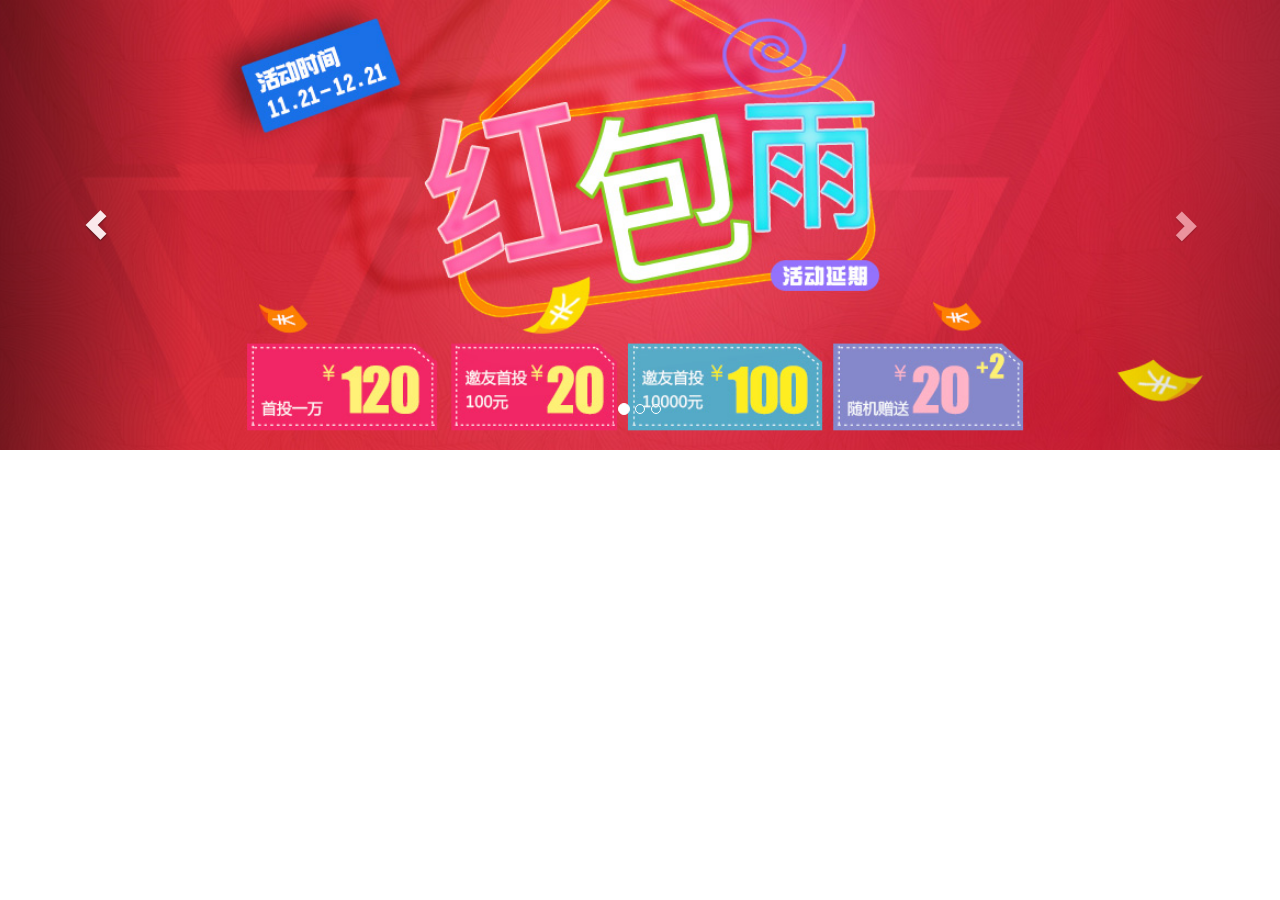
<file: demo/轮播图中的非移动端.html>
<!DOCTYPE html>
<html lang="zh-cn">
<head>
    <meta charset="utf-8">
    <meta http-equiv="X-UA-Compatible" content="IE=edge">
    <meta name="viewport" content="width=device-width, initial-scale=1, user-scalable=0" >
    <title>轮播图中的非移动端（铺满盒子并且居中显示）</title>
    <link href="../lib/bootstrap/css/bootstrap.min.css" rel="stylesheet">
    <!--[if lt IE 9]>
    <script src="../lib/html5shiv/html5shiv.min.js"></script>
    <script src="../lib/respond/respond.min.js"></script>
    <![endif]-->
    <style>
        .pc_imgBox {
            width: 100%;
            display: block;
            height: 450px;
            /*background-image: url('../images/slide_01_2000x410.jpg');*/
            background-repeat: no-repeat;
            background-size: cover;
            background-position: center center;
        }
       /* .carousel-inner .item:nth-child(2) a{
            background-image: url('../images/slide_02_2000x410.jpg');
        }
        .carousel-inner .item:nth-child(3) a{
            background-image: url('../images/slide_03_2000x410.jpg');
        }*/
    </style>
</head>
<body>
<div id="carousel-example-generic" class="carousel slide" data-ride="carousel">
    <!--点盒子-->
    <ol class="carousel-indicators">
        <li data-target="#carousel-example-generic" data-slide-to="0" class="active"></li>
        <li data-target="#carousel-example-generic" data-slide-to="1"></li>
        <li data-target="#carousel-example-generic" data-slide-to="2"></li>
    </ol>
    <!--图片盒子-->
    <div class="carousel-inner">
        <div class="item active">
            <a href="#" class="pc_imgBox" style="background-image: url('../images/slide_01_2000x410.jpg')"></a>
        </div>
        <div class="item">
            <a href="#" class="pc_imgBox" style="background-image: url('../images/slide_02_2000x410.jpg')"></a>
        </div>
        <div class="item">
            <a href="#" class="pc_imgBox" style="background-image: url('../images/slide_03_2000x410.jpg')"></a>
        </div>
    </div>
<!--左右控制器-->
    <a class="left carousel-control" href="#carousel-example-generic" role="button" data-slide="prev">
        <span class="glyphicon glyphicon-chevron-left"></span>
    </a>
    <a class="right carousel-control" href="#carousel-example-generic" role="button" data-slide="next">
        <span class="glyphicon glyphicon-chevron-right"></span>
    </a>
</div>

<script src="../lib/jquery/jquery-1.11.1.min.js"></script>
<script src="../lib/bootstrap/js/bootstrap.min.js"></script>
</body>
</html>
</file>
<file: css/index.css>
/*common css*/
body {
    font-size: 14px;
    font-family: 'Microsoft YaHei',sans-serif;
}
a {
    color: #666;
}
a:hover {
    color: #666;
    text-decoration: none;
}
/*使用自定义字体图标*/
@font-face {
    font-family: wjs_font_icon;
    src: url('../fonts/MiFie-Web-Font.eot?7kkyc2');
    src: url('../fonts/MiFie-Web-Font.eot?7kkyc2#iefix') format('embedded-opentype'),
    url('../fonts/MiFie-Web-Font.ttf?7kkyc2') format('truetype'),
    url('../fonts/MiFie-Web-Font.woff?7kkyc2') format('woff'),
    url('../fonts/MiFie-Web-Font.svg?7kkyc2#icomoon') format('svg');
    font-weight: normal;
    font-style: normal;
}
/*定义使用字体的类*/
.wjs_icon {
    font-family: wjs_font_icon;
}
/*具体到图标的类*/
.wjs_icon_phone:before {
    content: '\e908';
}
.wjs_icon_tel:before {
    content: '\e909';
}
.wjs_icon_info:before {
    content: '\e903';
}
.wjs_icon_clock:before {
    content: '\e906';
}
.wjs_icon_video:before {
    content: '\e905';
}
.wjs_icon_news_01:before {
    content: '\e90e';
}
.wjs_icon_news_02:before {
    content: '\e90f';
}
.wjs_icon_news_03:before {
    content: '\e910';
}
.wjs_icon_news_04:before {
    content: '\e911';
}

.wjs_icon_partner01::before{
    content:"\e946";
}
.wjs_icon_partner02::before{
    content: "\e92f";
}
.wjs_icon_partner03::before{
    content: "\e92e";
}
.wjs_icon_partner04::before{
    content: "\e92a";
}
.wjs_icon_partner05::before{
    content: "\e929";
}
.wjs_icon_partner06::before{
    content: "\e931";
}
.wjs_icon_partner07::before{
    content: "\e92c";
}
.wjs_icon_partner08::before{
    content: "\e92b";
}
.wjs_icon_partner09::before{
    content: "\e92d";
}



/*model css*/
/*顶部通栏模块*/
.wjs_topBar {
    width: 100%;
    height: 30px;
    border-bottom: 1px solid #ccc;
    font-size: 12px;
}
.wjs_topBar > .container {
    width: 100%;
    height: 100%;
    line-height: 30px;
    text-align: center;
}
/*.wjs_topBar > .container > div {
    height: 100%;
    border-left: 1px solid #ccc;
}
.wjs_topBar > .container > div:first-child {
    border-left: none;
}*/

/*另外的两种实现方式*/
/*+ ~两种选择器*/
.wjs_topBar > .container > div {
   height: 100%;
}
.wjs_topBar > .container > div + div {
    border-left: 1px solid #CCC;
}
.wjs_app {
    position: relative;
}
.wjs_app img {
    display: none;
}
.wjs_app:hover img {
    display: block;
    position: absolute;
    top: 20px;
    left: -10px;
    z-index: 999;
}
.wjs_topBar .btn_register {
    background-color: red;
    color: #fff;
    font-size: 12px;
    padding: 2px 8px;
    border: none;
}
.wjs_topBar .btn_login {
    color: #666;
    font-size: 12px;
    border: none;
    padding: 2px 8px;
}

/*导航条模块*/
.wjs_nav {
    border: none;
    border-bottom: 1px solid #ccc;
    background-color: #F4F9F3;
    margin-bottom: 0;
    border-radius: 0;
    z-index: 998;
    width: 100%;
    top: 0;
    left: 0;
}
.wjs_nav .navbar-brand {
    color: #777;
    height: 80px;
    line-height: 50px;
}
.wjs_nav .navbar-brand:hover,
.wjs_nav .navbar-brand:focus {
    color: #5e5e5e;
    background-color: transparent;
}
.wjs_nav .navbar-text {
    color: #777;
}
.wjs_nav .navbar-nav > li > a {
    color: #777;
    height: 80px;
    line-height: 50px;
}
.wjs_nav .navbar-nav > li > a:hover,
.wjs_nav .navbar-nav > li > a:focus {
    color: #333;
    background-color: transparent;
    border-bottom: 2px solid #d4505c;
}
.wjs_nav .navbar-nav > .active > a,
.wjs_nav .navbar-nav > .active > a:hover,
.wjs_nav .navbar-nav > .active > a:focus {
    color: #555;
    background-color: #F4F9F3;
    border-bottom: 2px solid #d4505c;
}
.wjs_nav .navbar-nav > .disabled > a,
.wjs_nav .navbar-nav > .disabled > a:hover,
.wjs_nav .navbar-nav > .disabled > a:focus {
    color: #ccc;
    background-color: transparent;
}
.wjs_nav .navbar-toggle {
    border-color: #ddd;
    margin-top: 23px;
}
.wjs_nav .navbar-toggle:hover,
.wjs_nav .navbar-toggle:focus {
    background-color: #ddd;
}
.wjs_nav .navbar-toggle .icon-bar {
    background-color: #888;
}
.wjs_nav .navbar-collapse,
.wjs_nav .navbar-form {
    border-color: #e7e7e7;
}
.wjs_nav .navbar-nav > .open > a,
.wjs_nav .navbar-nav > .open > a:hover,
.wjs_nav .navbar-nav > .open > a:focus {
    color: #555;
    background-color: #e7e7e7;
}
@media (max-width: 767px) {
    .wjs_nav .navbar-nav .open .dropdown-menu > li > a {
        color: #777;
    }
    .wjs_nav .navbar-nav .open .dropdown-menu > li > a:hover,
    .wjs_nav .navbar-nav .open .dropdown-menu > li > a:focus {
        color: #333;
        background-color: transparent;
    }
    .wjs_nav .navbar-nav .open .dropdown-menu > .active > a,
    .wjs_nav .navbar-nav .open .dropdown-menu > .active > a:hover,
    .wjs_nav .navbar-nav .open .dropdown-menu > .active > a:focus {
        color: #555;
        background-color: #e7e7e7;
    }
    .wjs_nav .navbar-nav .open .dropdown-menu > .disabled > a,
    .wjs_nav .navbar-nav .open .dropdown-menu > .disabled > a:hover,
    .wjs_nav .navbar-nav .open .dropdown-menu > .disabled > a:focus {
        color: #ccc;
        background-color: transparent;
    }
}
.wjs_nav .navbar-link {
    color: #777;
}
.wjs_nav .navbar-link:hover {
    color: #333;
}
.wjs_nav .btn-link {
    color: #777;
}
.wjs_nav .btn-link:hover,
.wjs_nav .btn-link:focus {
    color: #333;
}
.wjs_nav .btn-link[disabled]:hover,
fieldset[disabled] .wjs_nav .btn-link:hover,
.wjs_nav .btn-link[disabled]:focus,
fieldset[disabled] .wjs_nav .btn-link:focus {
    color: #ccc;
}

/*轮播图*/
.wjs_banner {
    border-bottom: 1px solid #ccc;
}
.wjs_banner .m_imgBox {
    width: 100%;
    display: block;
}
.wjs_banner .m_imgBox img {
    width: 100%;
    display: block;
}
.wjs_banner .pc_imgBox {
    width: 100%;
    display: block;
    height: 310px;
    background-repeat: no-repeat;
    background-size: cover;
    background-position: center center;
}

/*信息*/
.wjs_info {
    margin-top: 20px;
    border-bottom: 1px solid #ccc;
}
.wjs_info .wjs_icon_info {
    font-size: 30px;
}
.wjs_info .media {
    display: block;
    padding: 5px 0;
}
.wjs_info .media:hover {
    color: #d4505c;
}
.wjs_info > .container {
    width: 900px;
}
/*在小屏设备 需要版心容器 750px*/
@media screen and (min-width: 768px) and (max-width:  992px) {
    .wjs_info > .container {
        width: 750px;
    }
}

/*预约区块*/
.wjs_book {
    padding: 12px 0;
    border-bottom: 1px solid #ccc;
}
/*在中等屏幕和大屏设备 是900px*/
@media (min-width: 992px) {
    .wjs_book .container {
        width: 900px;
    }
}

.wjs_book .wjs_icon_clock {
    font-size: 14px;
}
.wjs_book .wjs_icon_video {
    font-size: 14px;
}
.wjs_book .wjs_book_link {
    color: #d4505c;
    border-bottom: 1px dashed #d4505c;
}
.wjs_book .wjs_book_video {
    color: #d4505c;
}
.wjs_book .wjs_book_video span {
    margin-right: 10px;
}

/*产品模块*/
.wjs_product {
    padding: 30px 0;
    border-bottom: 1px solid #ccc;
    background-color: #f5f5f5;
}

.wjs_product .nav-tabs {
    border-bottom: 1px solid #ddd;
}
.wjs_product .nav-tabs > li {
    float: left;
    margin-bottom: 0px;
    margin-left: 10px;
}
.wjs_product .nav-tabs > li > a {
    border: 1px solid transparent;
}
.wjs_product .nav-tabs > li > a:hover {
    background-color: #f5f5f5;
}
.wjs_product .nav-tabs > li.active > a,
.wjs_product .nav-tabs > li.active > a:hover,
.wjs_product .nav-tabs > li.active > a:focus {
    border: none;
    border-bottom: 2px solid #e92322;
    background-color: #f5f5f5;
}
.wjs_product .nav-tabs.nav-justified {
    width: 100%;
    border-bottom: 0;
}
.wjs_product .nav-tabs.nav-justified > li {
    float: none;
}
.wjs_product .nav-tabs.nav-justified > li > a {
    margin-bottom: 5px;
    text-align: center;
}
.wjs_product .nav-tabs.nav-justified > .dropdown .dropdown-menu {
    top: auto;
    left: auto;
}
@media (min-width: 768px) {
    .wjs_product .nav-tabs.nav-justified > li {
        display: table-cell;
        width: 1%;
    }
    .wjs_product .nav-tabs.nav-justified > li > a {
        margin-bottom: 0;
    }
}
.wjs_product .nav-tabs.nav-justified > li > a {
    margin-right: 0;
    border-radius: 4px;
}
.wjs_product .nav-tabs.nav-justified > .active > a,
.wjs_product .nav-tabs.nav-justified > .active > a:hover,
.wjs_product .nav-tabs.nav-justified > .active > a:focus {
    border: 1px solid #ddd;
}
@media (min-width: 768px) {
    .wjs_product .nav-tabs.nav-justified > li > a {
        border-bottom: 1px solid #ddd;
        border-radius: 4px 4px 0 0;
    }
    .wjs_product .nav-tabs.nav-justified > .active > a,
    .wjs_product .nav-tabs.nav-justified > .active > a:hover,
    .wjs_product .nav-tabs.nav-justified > .active > a:focus {
        border-bottom-color: #fff;
    }
}
.wjs_product .nav-tabs-parent {
    width: 100%;
    overflow: hidden;
}
/*产品盒子*/
.product_box {
    width: 100%;
    height: 150px;
    display: block;
    background-color: #fff;
    margin-top: 10px;
    box-shadow: 3px 3px 5px #d8d8d8;
}
.product_box.active {
    background-color: #e92322;
}
.product_box.active::before {
    content: '\e915';
    font-family: wjs_font_icon;
    color: #fff;
    font-size: 22px;
    position: absolute;
    left: 15px;
    top: 6px;
}
.product_box.active .box_left {
    color: #fff;
} 
.product_box .box_left {
    overflow: hidden;
}
.product_box .box_left h3 {
    font-size: 16px;
    text-align: center;
    margin-top: 18px;
}
.product_box .box_left div {
    font-size: 12px;
}
.product_box .box_left div p {
    padding-bottom: 3px;
    margin: 0;
}

.product_box .box_right {
    width: 80px;
    height: 100%;
    /*background-color: cyan;*/
    float: right;
    text-align: center;
    position: relative;
    border-left: 1px dashed #d8d8d8;
}
.product_box .box_right::before,
.product_box .box_right::after {
    content: '';
    width: 12px;
    height: 12px;
    border-radius: 6px;
   position: absolute;
    left: -6px;
    background-color: #f5f5f5;
}
.product_box .box_right::before {
    top: -6px;
    box-shadow: inset 0 -2px 3px #d8d8d8;
}
.product_box .box_right::after {
    bottom: -6px;
    box-shadow: inset 0 2px 3px #d8d8d8;
}
.product_box .box_right p {
    margin: 0;
    padding: 0;
}
.product_box.active .box_right p {
    color: #fff;
}
/*
E:first-of-type 通过E找到父元素 然后找到父元素当中所有的E类型的子元素 找到第一个E元素
E：last-of-type 找到最后一个
E:nth-of-type 找到第几个
E：nth-last-of-type 倒数第几个
*/
.product_box.active .box_right p:first-of-type {
    color: #fff;
}
.product_box.active .box_right p:last-of-type {
    color: #fff;
}
/*.product_box.active .box_right p:first-child {
    color: #fff;
}*/
/*.product_box.active .box_right p:last-child {
    color: #fff;
}*/
.product_box .box_right p:first-of-type {
    color: #e92322;
    margin-top: 20px;
    padding: 0;
}
.product_box .box_right p:first-of-type b {
    font-size: 49px;
}
.product_box .box_right p:first-of-type sub {
    bottom: 0;
}
.product_box .box_right .tips {
    position: absolute;
    left: 0;
    top: 0;
    width: 100%;
    text-align: center;
    margin-top: 5px;
}
.product_box .box_right .tips span {
    width: 16px;
    height: 16px;
    font-size: 12px;
    border: 1px;
    border-style: solid;
    display: inline-block;
    text-align: center;
    line-height: 16px;
}
.product_box .box_right .tips .red {
    color: red;
    border-color: red;
}
.product_box .box_right .tips .green {
    color: green;
    border-color: green;
}

/*新闻模块*/
.wjs_news {
    padding: 30px 0;
    background-color: #f5f5f5;
    border-bottom: 1px solid #ccc;
}
.wjs_news .wjs_news_title {
    font-size: 20px;
    line-height: 50px;
    height: 50px;
    border-bottom: 1px solid #ccc;
    text-align: center;
    position: relative;
}
.wjs_news .wjs_news_title::after {
    content: '';
    position: absolute;
    right: 0;
    bottom: -3px;
    width: 6px;
    height: 6px;
    border-radius: 3px;
    border: 1px solid #ccc;
}
.wjs_news .wjs_icon {
    color: #fff;
    font-size: 30px;
    line-height: 60px;
}
.wjs_news .wjs_news_line {
    position: absolute;
    top: 0;
    left: 43px;
    width: 1px;
    height: 100%;
    border:1px dashed #ccc;
}
.wjs_news .wjs_news_content {
    list-style: none;
}
.wjs_news .wjs_news_content li {
    padding: 10px 0;
    font-size: 14px;
}

/*
1.页签在小屏设备 要求固定间距 没有虚线
2.页签在超小屏设备 要求自适应间距 没有虚线
*/
@media (min-width: 768px) and (max-width: 992px) {
    .wjs_news .nav-tabs > li > a {
        margin: 30px 50px;
    }
}
@media (max-width: 768px) {
    .wjs_news .nav-tabs > li {
        width: 25%;
    }
    .wjs_news .nav-tabs > li > a {
        margin: 20px auto;
    }
}

.wjs_news .nav-tabs {
    border-bottom: none;
}
.wjs_news .nav-tabs > li {
    float: left;
    margin-bottom: 0px;
}
.wjs_news .nav-tabs > li > a {
    margin-right: 0;
    width: 60px;
    height: 60px;
    background-color: #ccc;
    border-radius: 30px;
    margin-bottom: 60px;
    padding: 0;
    text-align: center;
}
.wjs_news .nav-tabs > li:last-child > a {
    margin-bottom: 0;
}
.wjs_news .nav-tabs > li > a:hover {
    border-color: #eee #eee #ddd;
}
.wjs_news .nav-tabs > li.active > a,
.wjs_news .nav-tabs > li.active > a:hover,
.wjs_news .nav-tabs > li.active > a:focus {
    color: #555;
    background-color: #e92322;
    border: none;
}
.wjs_news .nav-tabs.nav-justified {
    width: 100%;
    border-bottom: 0;
}
.wjs_news .nav-tabs.nav-justified > li {
    float: none;
}
.wjs_news .nav-tabs.nav-justified > li > a {
    margin-bottom: 5px;
    text-align: center;
}
.wjs_news .nav-tabs.nav-justified > .dropdown .dropdown-menu {
    top: auto;
    left: auto;
}
@media (min-width: 768px) {
    .wjs_news .nav-tabs.nav-justified > li {
        display: table-cell;
        width: 1%;
    }
    .wjs_news .nav-tabs.nav-justified > li > a {
        margin-bottom: 0;
    }
}
.wjs_news .nav-tabs.nav-justified > li > a {
    margin-right: 0;
    border-radius: 4px;
}
.wjs_news .nav-tabs.nav-justified > .active > a,
.wjs_news .nav-tabs.nav-justified > .active > a:hover,
.wjs_news .nav-tabs.nav-justified > .active > a:focus {
    border: 1px solid #ddd;
}
@media (min-width: 768px) {
    .wjs_news .nav-tabs.nav-justified > li > a {
        border-bottom: 1px solid #ddd;
        border-radius: 4px 4px 0 0;
    }
    .wjs_news .nav-tabs.nav-justified > .active > a,
    .wjs_news .nav-tabs.nav-justified > .active > a:hover,
    .wjs_news .nav-tabs.nav-justified > .active > a:focus {
        border-bottom-color: #fff;
    }
}

/*合作伙伴*/
.wjs_partner {
    padding: 30px 0;
}
.wjs_partner ul {
    list-style: none;
    text-align: center;
    padding: 0;
}
.wjs_partner ul li {
    display: inline-block;
}
.wjs_partner ul li a {
    display: block;
    margin: 0 15px;
}
.wjs_partner ul li a:hover {
    color: #e92322;
}
.wjs_partner ul li a span {
    font-size: 60px;
}
</file>
